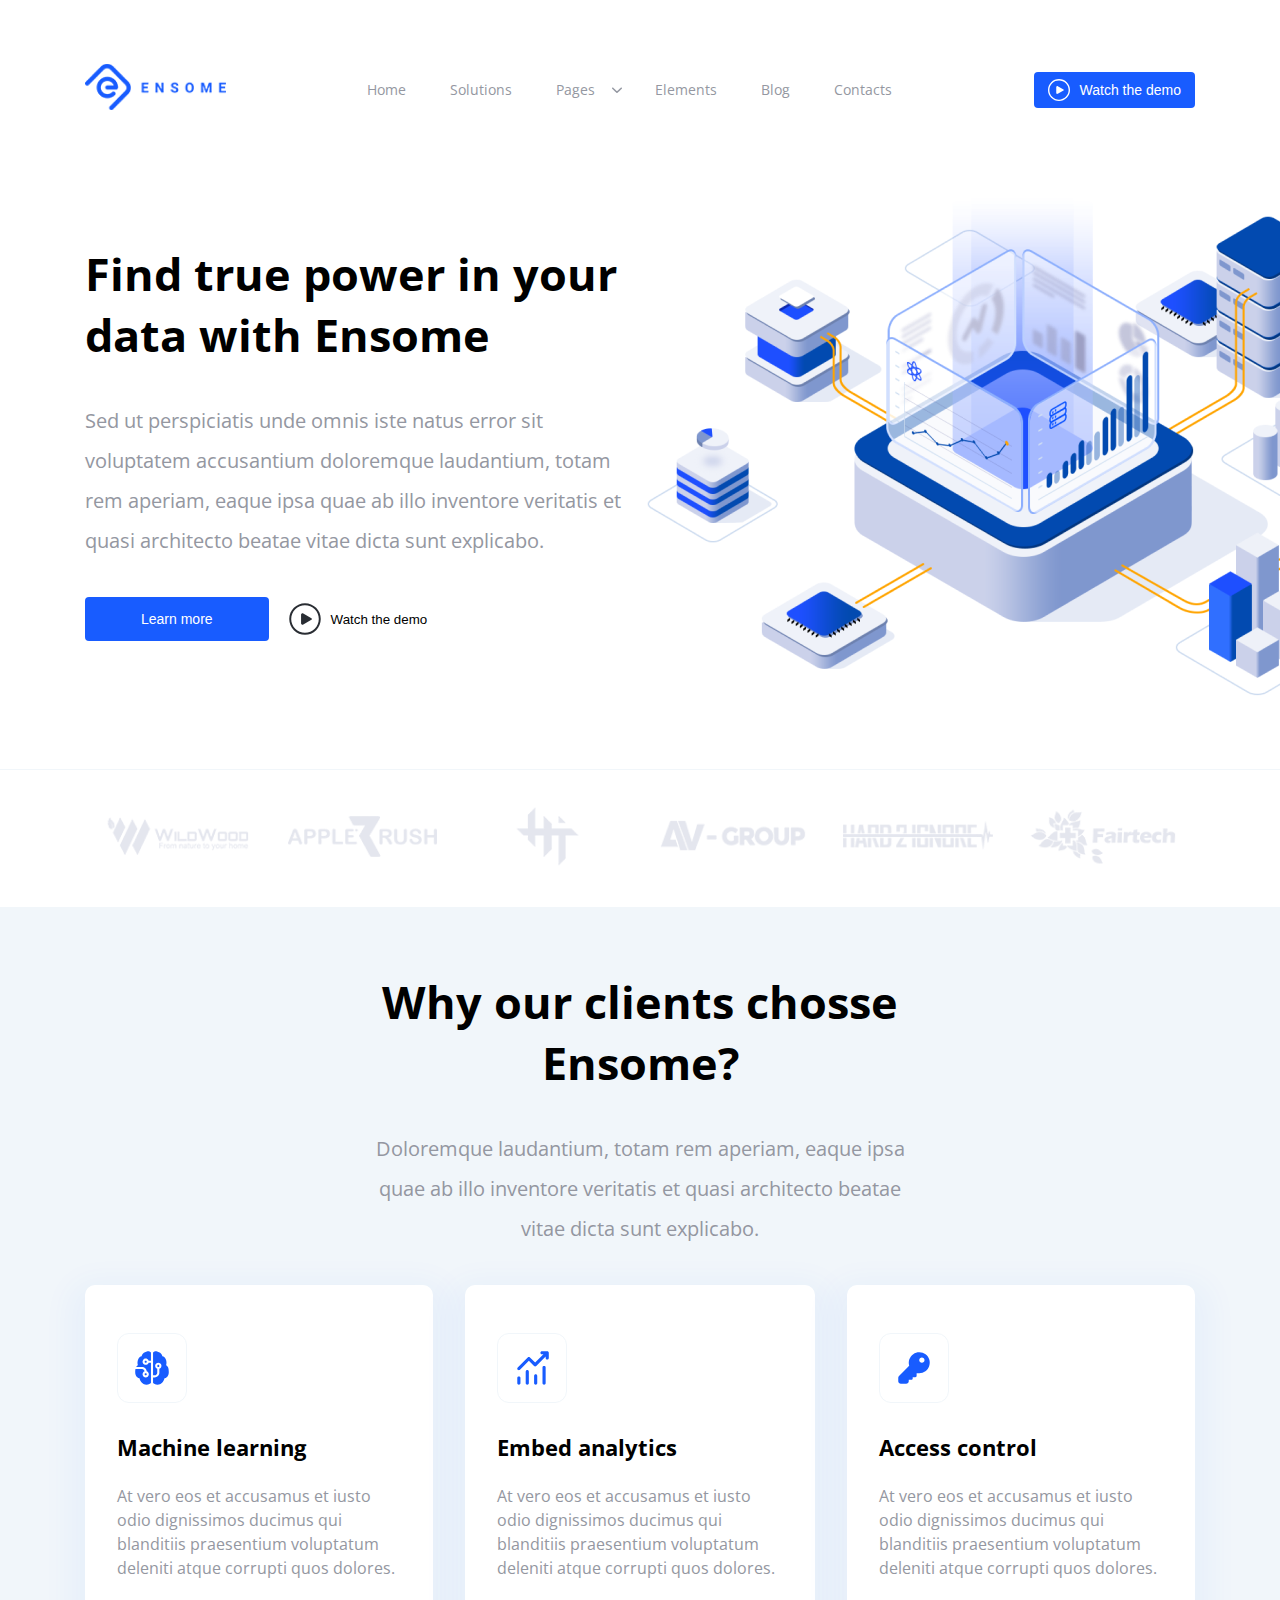
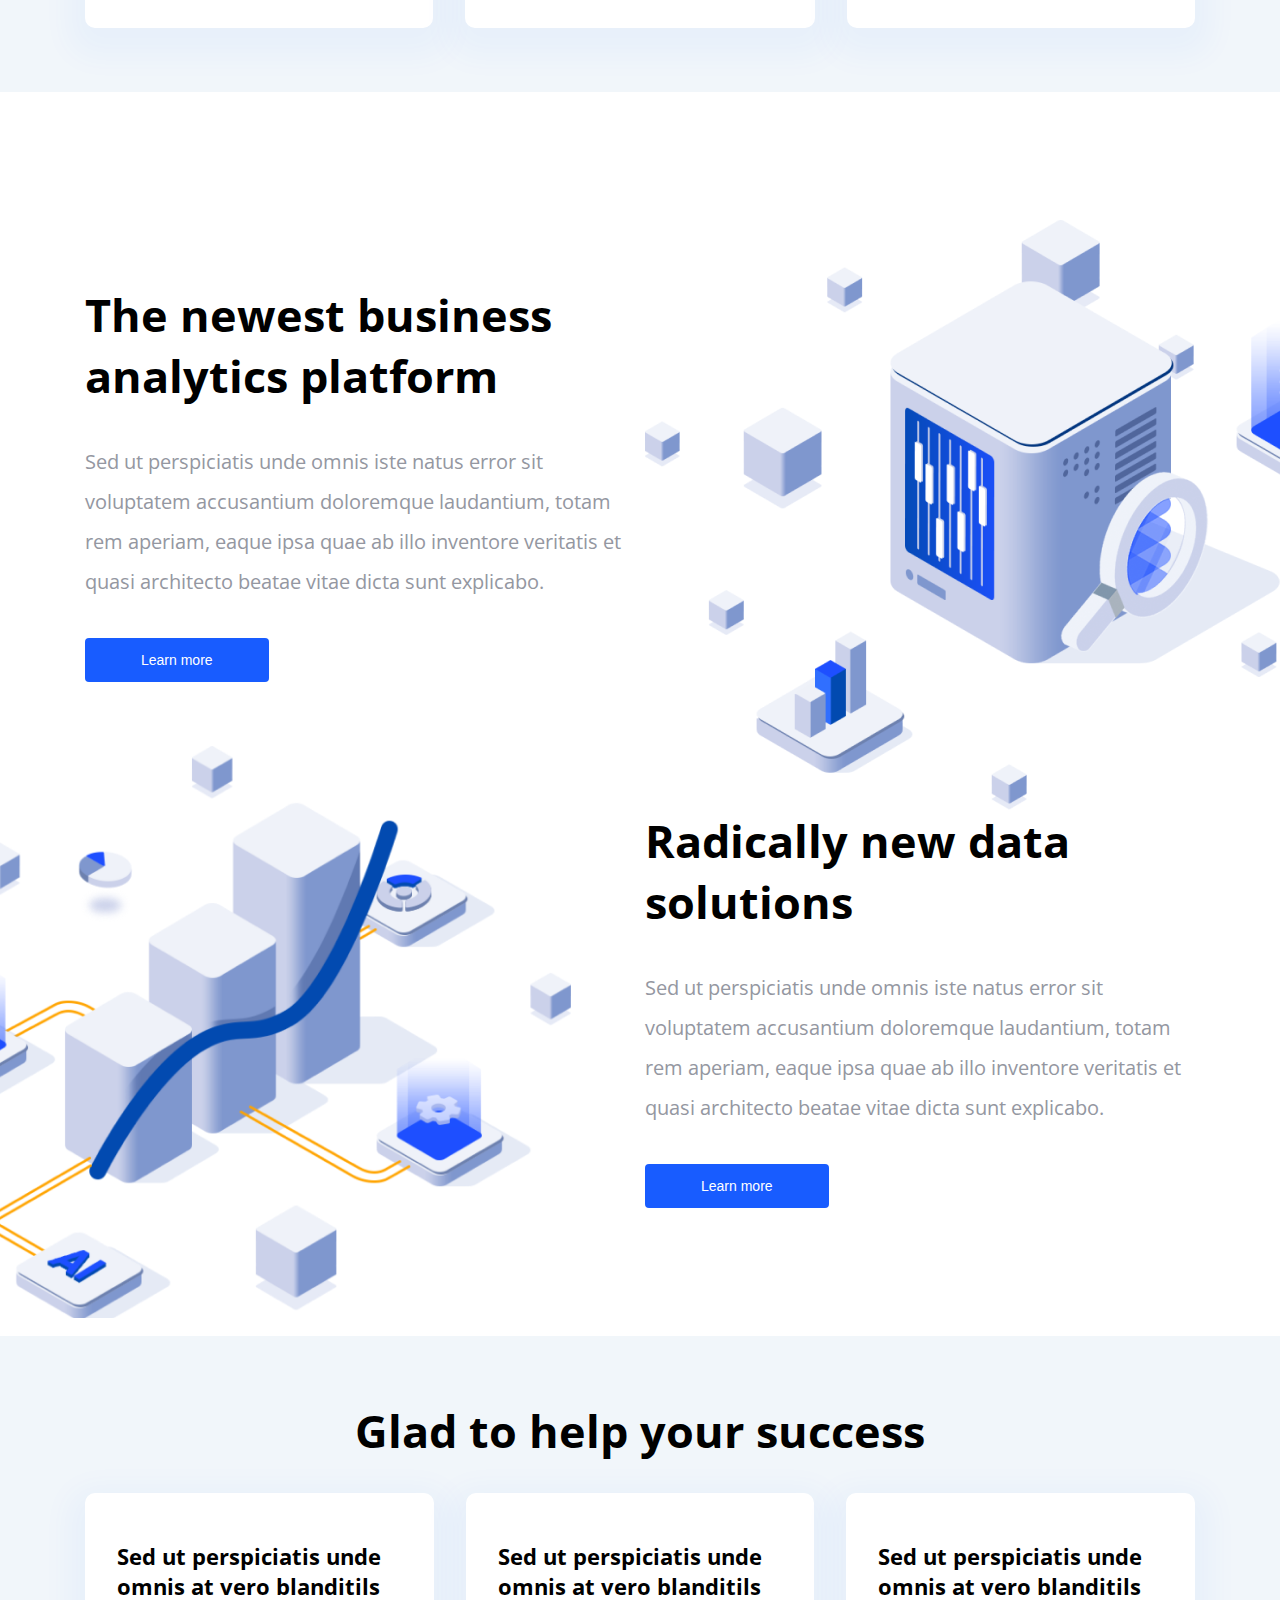
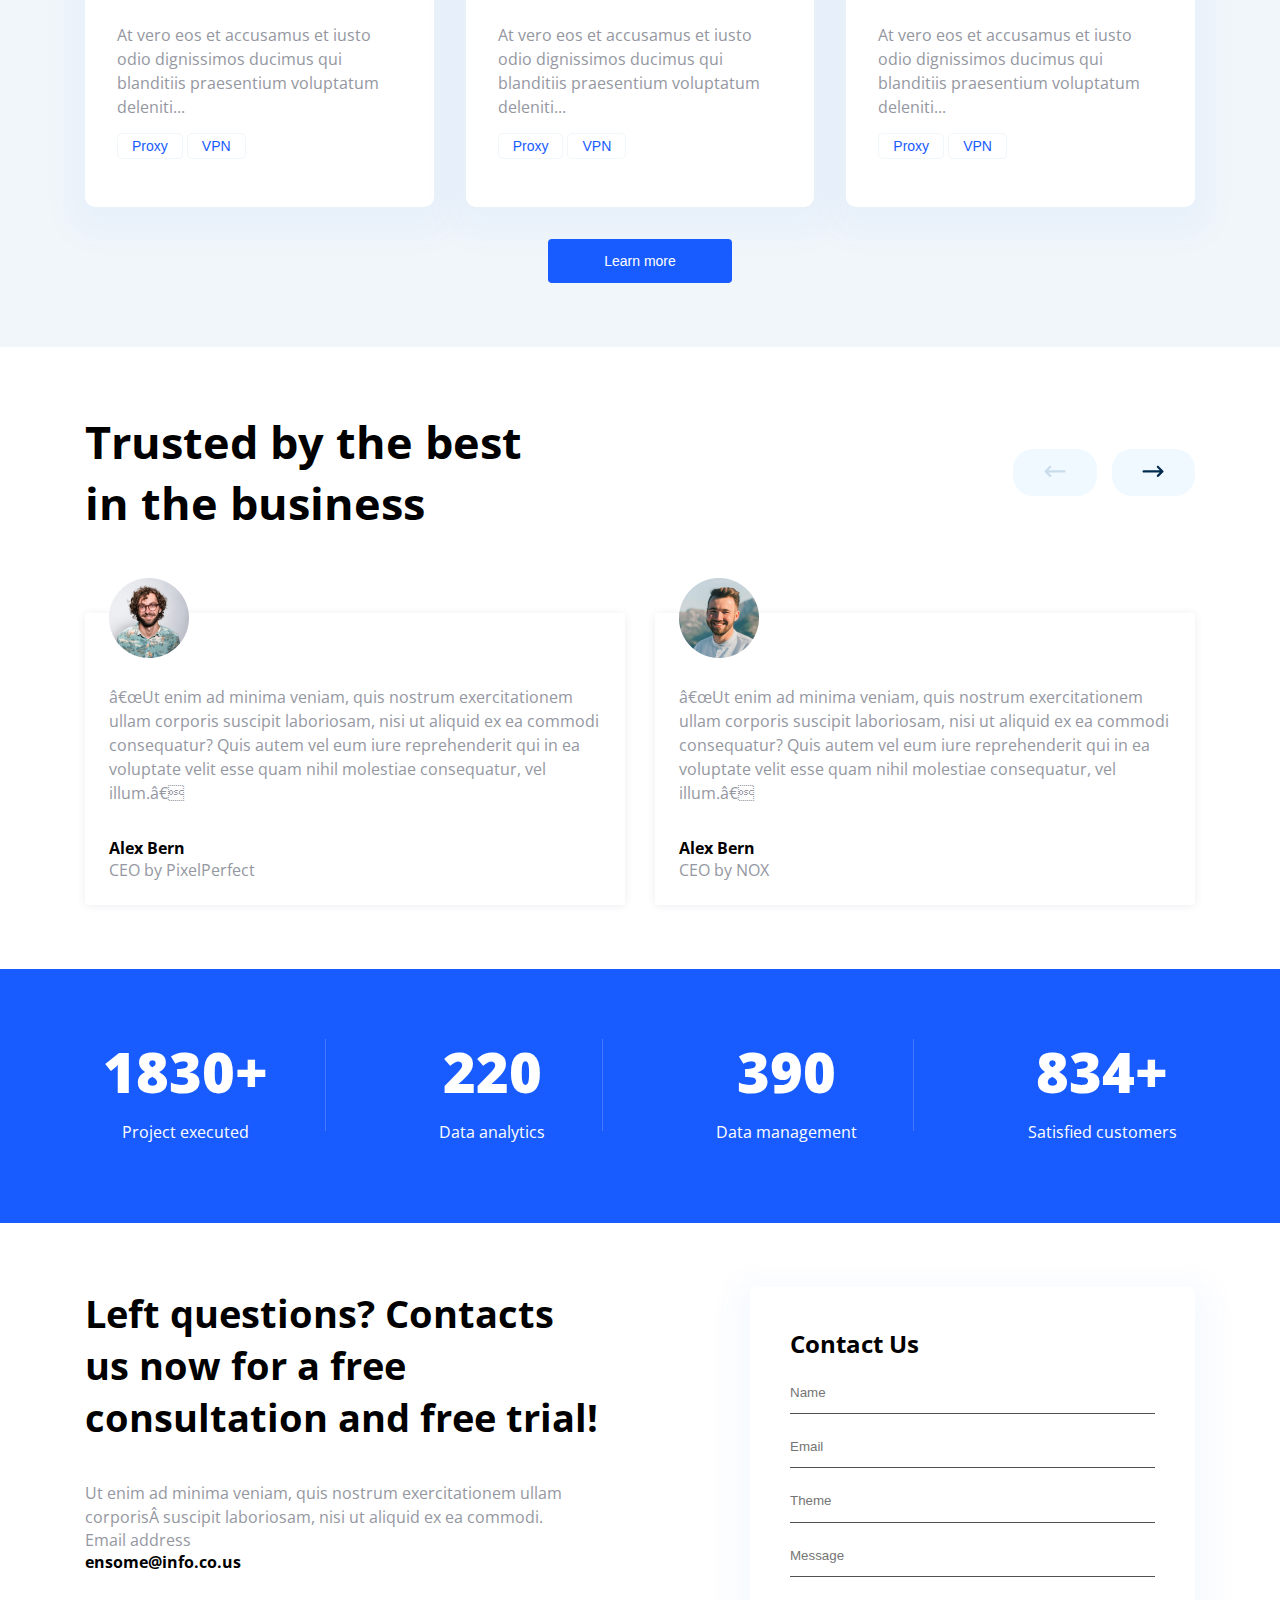
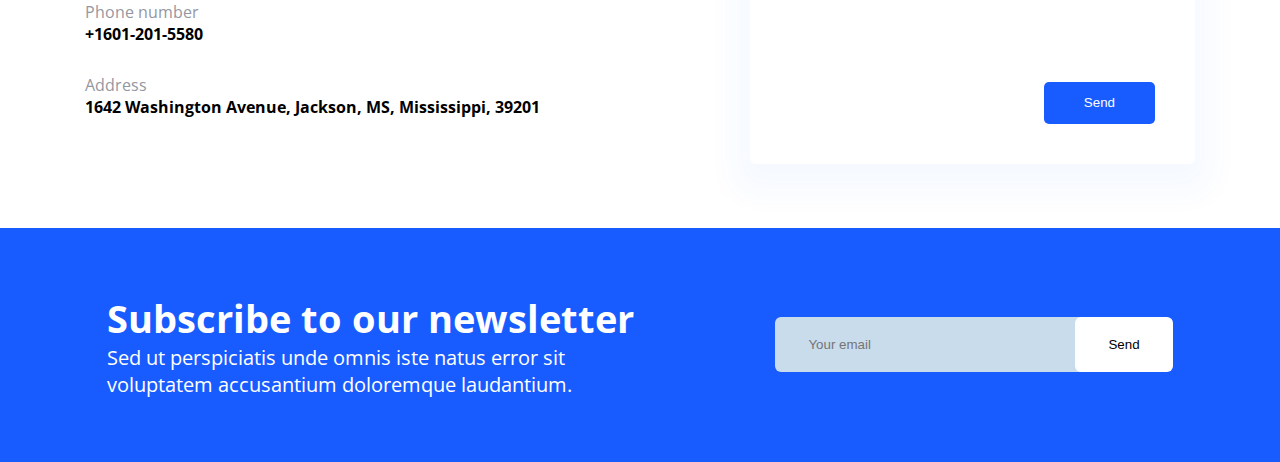
<file: index.html>
<!DOCTYPE html>
<html lang="en">
<head>
    <meta name="Content-Type" content="text/html; charset=utf-8" />
    <meta http-equiv="X-UA-Compatible" >
    <meta name="viewport" content="width=device-width, initial-scale=1.0">
    <link href="img/icons8.png" rel="shortcut icon" type="image/x-icon">
    <link href="css/style.css" rel="stylesheet" type="text/css" />
    <title>Document</title>
</head>

<body>
    <header>
        <section>

        <div class="container">
            
                <div class="header-top">
                     <div class="header-top-logo">
                         <div class="logo"> <img src="img/logo_blue.png" alt="logo company"></div>
                    </div>

                    <!---    momile menu                  --->
                   
                    <input id="toggle" type="checkbox"></input>
                    <label for="toggle" class="hamburger">
                        <div class="top-bun"></div>
                        <div class="meat"></div>
                        <div class="bottom-bun"></div>
                    </label>
                

                    <div class="mobail-menu">
                        <div class="mobail-menu__wrapper">
                                <div class="mobaile-menu__top">
                                    <div class="logo"> <img src="img/Logo.png" alt="logo company"></div>
                                </div>
                                <div class="mobaile-menu__link">
                                
                                    <div class="mobaile-menu__link-tab">
                                        <ul class="mobaile-list">
                                            <li class="mobaile-list__item">
                                                <label class="tab-label" for="menu-item-box">Home</label>
                                                <input type="checkbox" id="menu-item-box">
                                                <div class="link-tab__content">
                                                    <div href="#">one</div>
                                                    <div href="#">one</div>
                                                    <div href="#">one</div>
                                                    <div href="#">one</div>
                                                </div>
                                            </li>
                                
                                            <li class="mobaile-list__item">
                                                <label class="tab-label">Solutions</label>
                                                <input type="checkbox">
                                                <div class="link-tab__content">
                                                    <a href="#"></a>
                                                </div>
                                            </li>
                                
                                            <li class="mobaile-list__item">
                                                <label class="tab-label">Pages</label>
                                                <input type="checkbox">
                                                <div class="link-tab__content">
                                                    <a href="#"></a>
                                                </div>
                                            </li>
                                
                                
                                            <li class="mobaile-list__item">
                                                <label class="tab-label">Elements</label>
                                                <input type="checkbox">
                                                <div class="link-tab__content">
                                                    <a href="#"></a>
                                                </div>
                                            </li>
                                            <li class="mobaile-list__item">
                                                <label class="tab-label">Blog</label>
                                                <input type="checkbox">
                                                    <div class="link-tab__content">
                                                        <a href="#"></a>
                                                    </div>
                                            </li>
                                            <li class="mobaile-list__item">
                                                <label class="tab-label">Contacts</label>
                                                <input type="checkbox">
                                                <div class="link-tab__content">
                                                    <a href="#"></a>
                                                </div>
                                            </li>
                                
                                
                                        </ul>
                                    </div>
                                </div>
                                <div class="mobaile-menu__social-links">
                                
                                    <div class="social-links__title">
                                        <p>Follow us</p>
                                    </div>
                                    <div class="social-links__icons">
                                        <div class=""><a href="#"><img src="img/icon_facebook.png" alt="icon_facebook"></a></div>
                                        <div class=""><a href="#"><img src="img/icon_twitter.png" alt="icon_twitter"></a></div>
                                        <div class=""><a href="#"><img src="img/icon_linkedin.png" alt="icon_linkedin"></a></div>
                                        <div class=""><a href="#"><img src="img/icon_youtube.png" alt="icon_youtube"></a></div>
                                        <div class=""><a href=""><img src="img/icon_dribbble.png" alt="icon_dribbble"></a></div>
                                        <div class=""><a href=""><img src="img/icon_behance.png" alt="icon_behance"></a></div>
                                    </div>
                                
                                </div>
                            </div>
                        
                    </div>



                    
             <!--     <div class="mobaile-menu">

                        <div class="mobaile-menu__container">

                               
                        </div>

                    </div>
                -->

                      <ul class="desktop-menu">
                          <li class="menu__item"><a class="link tcg" href="https://hd.kinopoisk.ru/">Home</a></li>
                          <li class="menu__item"><a class="link tcg" href="#">Solutions </a></li>
                          <li class="menu__item"><a class="link tcg" href="#">Pages</a><img class="arrow" src="img/icon_chevron_down.png" alt="str"></li>
                          <li class="menu__item"><a class="link tcg" href="#">Elements</a> </li>
                          <li class="menu__item"><a class="link tcg" href="#">Blog</a></li>
                          <li class="menu__item"><a class="link tcg" href="#">Contacts</a></li>
                        </ul>
                
                <div class="header-top-actions">
                    <button id="watchDemoBtn" type="button" class="primary-button bgc btn">
                    <svg width="22" height="22" viewBox="0 0 24 24" fill="none" xmlns="http://www.w3.org/2000/svg">
                        <g clip-path="url(#clip0_922_3678)">
                            <path
                                d="M10.6875 7.776C10.5164 7.67723 10.3224 7.62525 10.1248 7.62528C9.92728 7.62531 9.73323 7.67736 9.56219 7.77618C9.39114 7.87501 9.24914 8.01713 9.15045 8.18825C9.05176 8.35937 8.99987 8.55346 9 8.751V15.2505C8.99987 15.448 9.05176 15.6421 9.15045 15.8133C9.24914 15.9844 9.39114 16.1265 9.56219 16.2253C9.73323 16.3241 9.92728 16.3762 10.1248 16.3762C10.3224 16.3763 10.5164 16.3243 10.6875 16.2255L16.875 12.6495C16.989 12.5837 17.0837 12.489 17.1495 12.375C17.2153 12.261 17.25 12.1316 17.25 12C17.25 11.8684 17.2153 11.739 17.1495 11.625C17.0837 11.511 16.989 11.4163 16.875 11.3505L10.6875 7.776ZM0 12C0 8.8174 1.26428 5.76516 3.51472 3.51472C5.76516 1.26428 8.8174 0 12 0C15.1826 0 18.2348 1.26428 20.4853 3.51472C22.7357 5.76516 24 8.8174 24 12C24 15.1826 22.7357 18.2348 20.4853 20.4853C18.2348 22.7357 15.1826 24 12 24C8.8174 24 5.76516 22.7357 3.51472 20.4853C1.26428 18.2348 0 15.1826 0 12ZM12 1.5C10.6211 1.5 9.25574 1.77159 7.98182 2.29926C6.70791 2.82694 5.55039 3.60036 4.57538 4.57538C3.60036 5.55039 2.82694 6.70791 2.29926 7.98182C1.77159 9.25574 1.5 10.6211 1.5 12C1.5 13.3789 1.77159 14.7443 2.29926 16.0182C2.82694 17.2921 3.60036 18.4496 4.57538 19.4246C5.55039 20.3996 6.70791 21.1731 7.98182 21.7007C9.25574 22.2284 10.6211 22.5 12 22.5C14.7848 22.5 17.4555 21.3938 19.4246 19.4246C21.3938 17.4555 22.5 14.7848 22.5 12C22.5 9.21523 21.3938 6.54451 19.4246 4.57538C17.4555 2.60625 14.7848 1.5 12 1.5Z"
                                fill="white" />
                        </g>
                        <defs>
                            <clipPath id="clip0_922_3678">
                                <rect width="24" height="24" fill="white" />
                            </clipPath>
                        </defs>
                    </svg> 
                     <span class="text-btn">Watch the demo</span>
                    </button>
                </div>
            </div>

            <!--первый блок -->
                <div class="container-inner first-block">
                    <div class="title-container-inner">
                        <h1>Find true power in your data with Ensome</h1>
                        <p class="tcg  tcg-size">Sed ut perspiciatis unde omnis iste natus error sit voluptatem accusantium doloremque laudantium, totam rem aperiam,
                        eaque ipsa quae ab illo inventore veritatis et quasi architecto beatae vitae dicta sunt explicabo.</p>
                        <div class="buttons">
                        <button type="button" class="learn-more-btn secondary-button bgc">Learn more</button>
                        <button type="button" class="third-button btn ">
                            <svg width="32" height="32" viewBox="0 0 32 32" fill="none" xmlns="http://www.w3.org/2000/svg">
                                <g clip-path="url(#clip0_924_721)">
                                    <path
                                        d="M14.2769 10.4546C14.0523 10.3249 13.7975 10.2567 13.5382 10.2567C13.2788 10.2568 13.0241 10.3251 12.7995 10.4548C12.575 10.5846 12.3886 10.7711 12.259 10.9958C12.1294 11.2204 12.0613 11.4753 12.0615 11.7346V20.2673C12.0613 20.5266 12.1294 20.7814 12.259 21.0061C12.3886 21.2307 12.575 21.4173 12.7995 21.547C13.0241 21.6768 13.2788 21.7451 13.5382 21.7451C13.7975 21.7452 14.0523 21.6769 14.2769 21.5473L22.3999 16.8526C22.5496 16.7662 22.6739 16.6419 22.7603 16.4922C22.8467 16.3425 22.8922 16.1728 22.8922 15.9999C22.8922 15.8271 22.8467 15.6573 22.7603 15.5077C22.6739 15.358 22.5496 15.2337 22.3999 15.1473L14.2769 10.4546ZM0.246094 15.9999C0.246094 11.8218 1.90587 7.81471 4.86029 4.86029C7.81471 1.90587 11.8218 0.246094 15.9999 0.246094C20.1781 0.246094 24.1852 1.90587 27.1396 4.86029C30.094 7.81471 31.7538 11.8218 31.7538 15.9999C31.7538 20.1781 30.094 24.1852 27.1396 27.1396C24.1852 30.094 20.1781 31.7538 15.9999 31.7538C11.8218 31.7538 7.81471 30.094 4.86029 27.1396C1.90587 24.1852 0.246094 20.1781 0.246094 15.9999V15.9999ZM15.9999 2.21532C14.1897 2.21532 12.3972 2.57187 10.7248 3.26462C9.05237 3.95736 7.53276 4.97272 6.25274 6.25274C4.97272 7.53276 3.95736 9.05237 3.26462 10.7248C2.57187 12.3972 2.21532 14.1897 2.21532 15.9999C2.21532 17.8102 2.57187 19.6027 3.26462 21.2751C3.95736 22.9475 4.97272 24.4671 6.25274 25.7471C7.53276 27.0272 9.05237 28.0425 10.7248 28.7353C12.3972 29.428 14.1897 29.7846 15.9999 29.7846C19.6558 29.7846 23.162 28.3323 25.7471 25.7471C28.3323 23.162 29.7846 19.6558 29.7846 15.9999C29.7846 12.344 28.3323 8.83786 25.7471 6.25274C23.162 3.66763 19.6558 2.21532 15.9999 2.21532Z"
                                        fill="#292D33" />
                                </g>
                                <defs>
                                    <clipPath id="clip0_924_721">
                                        <rect width="32" height="32" fill="white" />
                                    </clipPath>
                                </defs>
                            </svg>
                            <span>Watch the demo</span></button>
                        </div>
                    </div>
                    <div class="image-container">
                        <img src="img/image1.png" class="image-inner" alt="image">
                    </div>
                 </div>
                </div>
              </section>  

        <!--блок с клиентами -->
        <div class="line"></div>
        <div class="clients-logos">
            <div class="image-clients-logos">
                <div class=""><img src="img/logo_1.png" alt="wild"></div>
                <div class=""><img src="img/logo_2.png" alt=""></div>
                <div class=""><img src="img/logo_3.png" alt=""></div>
                <div class=""><img src="img/logo_4.png" alt=""></div>
                <div class=""><img src="img/logo_5.png" alt=""></div>
                <div class=""><img src="img/logo_6.png" alt=""></div>
            </div>
        </div>
        
    </header>
<!--блок 2 -->

<section class="bgc-g">

    <div class="container ">

        <div class="advantages-section">
           
           <div class="title-advantages">

            <h1>Why our clients chosse Ensome?</h1>
            <p class="tcg tcg-size">Doloremque laudantium, totam rem aperiam, 
                eaque ipsa quae ab illo inventore veritatis et quasi architecto beatae vitae dicta sunt explicabo.</p>
        </div>
    </div>

        <div class="card ">

            <div class="advantages-card ">
                <div>
                    <span >
                          <svg  class="advantages-icons" width="70" height="70" viewBox="0 0 70 70" fill="none" xmlns="http://www.w3.org/2000/svg">
                              <path
                            d="M26.8722 19.8653C28.3044 18.7807 30.0527 18.1957 31.8492 18.2C32.3532 18.2 32.7543 18.4625 32.9874 18.6431C33.2478 18.8489 33.4914 19.1114 33.7098 19.3739C33.8647 19.562 33.9493 19.798 33.9492 20.0417V27.65H31.6707C31.423 26.9494 30.9356 26.3589 30.2947 25.983C29.6538 25.607 28.9006 25.4697 28.1682 25.5953C27.4358 25.721 26.7715 26.1015 26.2925 26.6696C25.8136 27.2378 25.5509 27.9569 25.5509 28.7C25.5509 29.443 25.8136 30.1622 26.2925 30.7303C26.7715 31.2984 27.4358 31.679 28.1682 31.8046C28.9006 31.9303 29.6538 31.793 30.2947 31.417C30.9356 31.041 31.423 30.4506 31.6707 29.75H33.9492V49.5215C33.9493 49.6769 33.9149 49.8305 33.8484 49.971C33.782 50.1116 33.6851 50.2356 33.5649 50.3342C32.5947 51.128 31.2969 51.8 29.7492 51.8C27.2586 51.8 25.4043 50.5442 24.2052 49.0427C23.3437 47.9729 22.7536 46.7106 22.4853 45.3635C21.6694 45.1459 20.9129 44.7476 20.2719 44.198C19.1127 43.2047 18.1992 41.594 18.1992 39.2C18.1992 38.0303 18.2769 36.974 18.4512 36.05H25.0242C26.3598 36.05 27.4602 37.0475 27.6282 38.3369C26.9299 38.5896 26.3433 39.081 25.972 39.7242C25.6007 40.3674 25.4687 41.1212 25.5992 41.8523C25.7296 42.5834 26.1143 43.2449 26.6851 43.72C27.2559 44.1951 27.9763 44.4533 28.719 44.4488C29.4617 44.4444 30.1789 44.1777 30.744 43.6958C31.3091 43.2139 31.6858 42.5478 31.8076 41.8152C31.9293 41.0826 31.7882 40.3305 31.4093 39.6917C31.0304 39.053 30.438 38.5686 29.7366 38.3243C29.6481 37.1351 29.1132 36.0233 28.2392 35.212C27.3652 34.4007 26.2167 33.9499 25.0242 33.95H19.1253C19.4466 33.3242 19.8771 32.795 20.4378 32.4191C20.5796 32.3252 20.7285 32.2423 20.883 32.1713C20.2866 30.4241 20.442 28.3787 21.0174 26.7722C21.3849 25.739 21.9687 24.7625 22.7709 24.1115C23.3001 23.681 23.9301 23.3975 24.6189 23.3429C24.9213 21.9086 25.7718 20.7221 26.8743 19.8653H26.8722ZM36.0492 44.45H37.6242C38.8774 44.45 40.0792 43.9522 40.9653 43.0661C41.8514 42.1799 42.3492 40.9781 42.3492 39.725V35.8715C43.0498 35.6238 43.6402 35.1364 44.0162 34.4955C44.3922 33.8545 44.5295 33.1013 44.4039 32.369C44.2782 31.6366 43.8977 30.9722 43.3296 30.4933C42.7614 30.0143 42.0423 29.7516 41.2992 29.7516C40.5561 29.7516 39.837 30.0143 39.2689 30.4933C38.7008 30.9722 38.3202 31.6366 38.1946 32.369C38.0689 33.1013 38.2062 33.8545 38.5822 34.4955C38.9582 35.1364 39.5486 35.6238 40.2492 35.8715V39.725C40.2492 41.174 39.0732 42.35 37.6242 42.35H36.0492V20.0417C36.0491 19.798 36.1338 19.562 36.2886 19.3739C36.5049 19.1114 36.7506 18.8489 37.011 18.6431C37.242 18.4625 37.6431 18.2 38.1492 18.2C39.9457 18.1957 41.6941 18.7807 43.1262 19.8653C44.2287 20.7221 45.0792 21.9086 45.3795 23.3429C46.0683 23.3954 46.6983 23.681 47.2275 24.1115C48.0297 24.7625 48.6135 25.739 48.981 26.7722C49.5564 28.3787 49.7118 30.4262 49.1154 32.1692C49.2666 32.2406 49.4157 32.3246 49.5606 32.4212C50.1381 32.8055 50.577 33.3557 50.9004 34.0046C51.5367 35.2751 51.7992 37.0475 51.7992 39.2C51.7992 41.5961 50.8857 43.2047 49.7265 44.198C49.0855 44.7476 48.329 45.1459 47.5131 45.3635C47.3031 46.5353 46.7151 47.8919 45.7932 49.0427C44.5962 50.5442 42.7398 51.8 40.2492 51.8C38.7036 51.8 37.4037 51.128 36.4356 50.3342C36.315 50.2358 36.2178 50.1119 36.1509 49.9713C36.0841 49.8308 36.0494 49.6771 36.0492 49.5215V44.45ZM28.6992 27.65C28.4207 27.65 28.1537 27.7606 27.9568 27.9575C27.7598 28.1544 27.6492 28.4215 27.6492 28.7C27.6492 28.9785 27.7598 29.2455 27.9568 29.4424C28.1537 29.6394 28.4207 29.75 28.6992 29.75C28.9777 29.75 29.2448 29.6394 29.4417 29.4424C29.6386 29.2455 29.7492 28.9785 29.7492 28.7C29.7492 28.4215 29.6386 28.1544 29.4417 27.9575C29.2448 27.7606 28.9777 27.65 28.6992 27.65ZM28.6992 40.25C28.4207 40.25 28.1537 40.3606 27.9568 40.5575C27.7598 40.7544 27.6492 41.0215 27.6492 41.3C27.6492 41.5785 27.7598 41.8455 27.9568 42.0424C28.1537 42.2394 28.4207 42.35 28.6992 42.35C28.9777 42.35 29.2448 42.2394 29.4417 42.0424C29.6386 41.8455 29.7492 41.5785 29.7492 41.3C29.7492 41.0215 29.6386 40.7544 29.4417 40.5575C29.2448 40.3606 28.9777 40.25 28.6992 40.25ZM41.2992 33.95C41.5777 33.95 41.8448 33.8394 42.0417 33.6424C42.2386 33.4455 42.3492 33.1785 42.3492 32.9C42.3492 32.6215 42.2386 32.3544 42.0417 32.1575C41.8448 31.9606 41.5777 31.85 41.2992 31.85C41.0207 31.85 40.7537 31.9606 40.5568 32.1575C40.3598 32.3544 40.2492 32.6215 40.2492 32.9C40.2492 33.1785 40.3598 33.4455 40.5568 33.6424C40.7537 33.8394 41.0207 33.95 41.2992 33.95Z"
                            fill="#185CFF" />
                             <rect x="0.5" y="0.5" width="69" height="69" rx="11.5" stroke="#F1F6FA" />
                           </svg>
                        <h3>Machine learning</h3>
                        <p class="tcg tlh"">At vero eos et accusamus et iusto odio dignissimos ducimus qui blanditiis praesentium
                            voluptatum deleniti atque corrupti
                            quos dolores.</p>
                    </span>
                </div>
            </div>

    <div class="advantages-card ">
        <div>
            <span >
                 <svg  class="advantages-icons" width="70" height="70" viewBox="0 0 70 70" fill="none" xmlns="http://www.w3.org/2000/svg">
                      <path
                    d="M43.3991 19.775C43.3991 19.3572 43.565 18.9566 43.8604 18.6613C44.1557 18.3659 44.5563 18.2 44.9741 18.2H50.2241C50.6418 18.2 51.0424 18.3659 51.3377 18.6613C51.6331 18.9566 51.7991 19.3572 51.7991 19.775V25.025C51.7991 25.4427 51.6331 25.8433 51.3377 26.1386C51.0424 26.434 50.6418 26.6 50.2241 26.6C49.8063 26.6 49.4057 26.434 49.1104 26.1386C48.815 25.8433 48.6491 25.4427 48.6491 25.025V23.576L39.2621 32.9629C38.9667 33.2579 38.5664 33.4236 38.1491 33.4236C37.7317 33.4236 37.3314 33.2579 37.0361 32.9629L31.8491 27.776L22.9871 36.6379C22.8429 36.7927 22.669 36.9168 22.4758 37.0029C22.2826 37.089 22.074 37.1353 21.8626 37.139C21.6511 37.1427 21.441 37.1038 21.2449 37.0246C21.0488 36.9454 20.8706 36.8275 20.7211 36.6779C20.5715 36.5284 20.4536 36.3502 20.3744 36.1541C20.2952 35.958 20.2563 35.7479 20.26 35.5365C20.2637 35.325 20.31 35.1164 20.3961 34.9232C20.4822 34.73 20.6063 34.5561 20.7611 34.412L30.7361 24.437C31.0314 24.142 31.4317 23.9763 31.8491 23.9763C32.2664 23.9763 32.6667 24.142 32.9621 24.437L38.1491 29.624L46.423 21.35H44.9741C44.5563 21.35 44.1557 21.184 43.8604 20.8886C43.565 20.5933 43.3991 20.1927 43.3991 19.775ZM21.8741 43.4C22.2918 43.4 22.6924 43.5659 22.9877 43.8613C23.2831 44.1566 23.4491 44.5572 23.4491 44.975V50.2249C23.4491 50.6427 23.2831 51.0433 22.9877 51.3386C22.6924 51.634 22.2918 51.7999 21.8741 51.7999C21.4563 51.7999 21.0557 51.634 20.7604 51.3386C20.465 51.0433 20.2991 50.6427 20.2991 50.2249V44.975C20.2991 44.5572 20.465 44.1566 20.7604 43.8613C21.0557 43.5659 21.4563 43.4 21.8741 43.4ZM31.8491 38.6749C31.8491 38.2572 31.6831 37.8566 31.3877 37.5613C31.0924 37.2659 30.6918 37.1 30.2741 37.1C29.8563 37.1 29.4557 37.2659 29.1604 37.5613C28.865 37.8566 28.6991 38.2572 28.6991 38.6749V50.2249C28.6991 50.6427 28.865 51.0433 29.1604 51.3386C29.4557 51.634 29.8563 51.7999 30.2741 51.7999C30.6918 51.7999 31.0924 51.634 31.3877 51.3386C31.6831 51.0433 31.8491 50.6427 31.8491 50.2249V38.6749ZM38.6741 41.2999C39.0918 41.2999 39.4924 41.4659 39.7877 41.7613C40.0831 42.0566 40.2491 42.4572 40.2491 42.875V50.2249C40.2491 50.6427 40.0831 51.0433 39.7877 51.3386C39.4924 51.634 39.0918 51.7999 38.6741 51.7999C38.2563 51.7999 37.8557 51.634 37.5604 51.3386C37.265 51.0433 37.0991 50.6427 37.0991 50.2249V42.875C37.0991 42.4572 37.265 42.0566 37.5604 41.7613C37.8557 41.4659 38.2563 41.2999 38.6741 41.2999ZM48.6491 34.475C48.6491 34.0572 48.4831 33.6566 48.1877 33.3613C47.8924 33.0659 47.4918 32.9 47.0741 32.9C46.6563 32.9 46.2557 33.0659 45.9604 33.3613C45.665 33.6566 45.4991 34.0572 45.4991 34.475V50.2249C45.4991 50.6427 45.665 51.0433 45.9604 51.3386C46.2557 51.634 46.6563 51.7999 47.0741 51.7999C47.4918 51.7999 47.8924 51.634 48.1877 51.3386C48.4831 51.0433 48.6491 50.6427 48.6491 50.2249V34.475Z"
                    fill="#185CFF" />
                      <rect x="0.5" y="0.5" width="69" height="69" rx="11.5" stroke="#F1F6FA" />
                    </svg>
                <h3>Embed analytics</h3>
                <p class="tcg tlh"">At vero eos et accusamus et iusto odio dignissimos ducimus qui blanditiis praesentium
                    voluptatum deleniti atque corrupti
                    quos dolores.</p>
            </span>
        </div>
    </div>

    <div class="advantages-card ">
        <div>
            <span class="">
                 <svg   class="advantages-icons" width="70" height="70" viewBox="0 0 70 70" fill="none" xmlns="http://www.w3.org/2000/svg">
                    <path
                    d="M33.6875 44.1875V45.5C33.6875 45.8481 33.5492 46.1819 33.3031 46.4281C33.0569 46.6742 32.7231 46.8125 32.375 46.8125H29.75V48.125C29.75 48.8212 29.4734 49.4889 28.9812 49.9812C28.4889 50.4734 27.8212 50.75 27.125 50.75H21.875C21.1788 50.75 20.5111 50.4734 20.0188 49.9812C19.5266 49.4889 19.25 48.8212 19.25 48.125V44.7309C19.2501 44.0347 19.5268 43.3672 20.0191 42.875L30.1779 32.7163C29.555 30.6011 29.6137 28.3436 30.3458 26.2637C31.0779 24.1839 32.4462 22.3873 34.2567 21.1287C36.0671 19.87 38.2278 19.2133 40.4324 19.2516C42.637 19.2899 44.7736 20.0212 46.5393 21.3419C48.305 22.6625 49.6101 24.5055 50.2695 26.6096C50.929 28.7136 50.9094 30.9718 50.2135 33.064C49.5175 35.1563 48.1806 36.9763 46.3923 38.2661C44.6039 39.5559 42.4549 40.25 40.25 40.25H37.6224V42.875C37.6224 43.2231 37.4841 43.5569 37.238 43.8031C36.9918 44.0492 36.658 44.1875 36.3099 44.1875H33.6849H33.6875ZM42.875 29.75C43.5712 29.75 44.2389 29.4734 44.7312 28.9812C45.2234 28.4889 45.5 27.8212 45.5 27.125C45.5 26.4288 45.2234 25.7611 44.7312 25.2688C44.2389 24.7766 43.5712 24.5 42.875 24.5C42.1788 24.5 41.5111 24.7766 41.0188 25.2688C40.5266 25.7611 40.25 26.4288 40.25 27.125C40.25 27.8212 40.5266 28.4889 41.0188 28.9812C41.5111 29.4734 42.1788 29.75 42.875 29.75Z"
                    fill="#185CFF" />
                       <rect x="0.5" y="0.5" width="69" height="69" rx="11.5" stroke="#F1F6FA" />
                     </svg>
                <h3>Access control</h3>
                <p class="tcg  tlh">At vero eos et accusamus et iusto odio dignissimos ducimus qui blanditiis praesentium
                    voluptatum deleniti atque corrupti
                    quos dolores.</p>
            </span>
        </div>
    </div>

       </div>
    </div>
</section>
<!--     блок     3 -->

<section>  
    <div class="container">
        <div class="container-inner">
            <div class="title-container-inner">
            <h1>The newest business analytics platform</h1>
            <p class="tcg  tcg-size">Sed ut perspiciatis unde omnis iste natus error sit voluptatem accusantium doloremque
                laudantium, totam rem aperiam,
                eaque ipsa quae ab illo inventore veritatis et quasi architecto beatae vitae dicta sunt explicabo.</p>
            <div class="buttons">
                <button type="button" class="secondary-button bgc">Learn more</button>
             </div>
             </div> 
        <div class="image-container ">
            <img src="img/002_illustration.png" class="image-inner image-inner__mod" alt="image">
        </div>
        </div>

<div class="container-inner  pbt">
        <div class="image-container ">
            <img src="img/003_llustration.png" class="image-inn" alt="image">
        </div>
              <div class="title-container-inner">
                 <h1>Radically new data solutions</h1>
                 <p class="tcg  tcg-size">Sed ut perspiciatis unde omnis iste natus error sit voluptatem accusantium doloremque
                    laudantium, totam rem aperiam,
                     eaque ipsa quae ab illo inventore veritatis et quasi architecto beatae vitae dicta sunt explicabo.</p>
               <div class="buttons">
              <button type="button" class="secondary-button bgc">Learn more</button>
            </div>
           </div>
  
</div>


     </div>

</section>
<!--блок 4            -->
<section class="bgc-g">

    <div class="container ">

        <div class="blog-section">

            <div class="title-blog-section">
                <h1>Glad to help your success</h1>
            </div>
        </div>

        <div class="card  card__blog ">

            <div class="advantages-card ">
                <div>
                    <span class="advantages-card-inn">
                       
                        <h3>Sed ut perspiciatis unde omnis at vero blanditils</h3>
                        <p class="tcg tlh"">At vero eos et accusamus et iusto odio dignissimos ducimus qui blanditiis
                             praesentium voluptatum deleniti...</p>
                            <button class="btn-link" tupe="submit">Proxy</button>
                            <button class="btn-link" tupe="submit">VPN</button>
                    </span>
                </div>
            </div>

    <div class=" advantages-card "> 
        <div>
            <span class="advantages-card-inn" >
                
                        <h3>Sed ut perspiciatis unde omnis at vero blanditils</h3>
                        <p class="tcg tlh"">At vero eos et accusamus et iusto odio dignissimos ducimus qui blanditiis 
                            praesentium voluptatum deleniti...</p>
                            <button class="btn-link" tupe="button">Proxy</button>
                            <button class="btn-link" tupe="button">VPN</button>
            </span>
        </div>
    </div>

    <div class=" advantages-card ">
        <div>
            <span class="advantages-card-inn">
                
                        <h3>Sed ut perspiciatis unde omnis at vero blanditils</h3>
                        <p class="tcg  tlh">At vero eos et accusamus et iusto odio dignissimos ducimus qui blanditiis 
                            praesentium voluptatum deleniti...</p>
                         <button class="btn-link" tupe="submit">Proxy</button> 
                        <button class="btn-link" tupe="submit">VPN</button>
                    </span>
                </div>
            </div>
           
        </div>
        <div class="blog-section-button">
        <button type="button" class="secondary-button bgc">Learn more</button>
        </div>
    </div>
</section>
<!--         block 5           -->

<section>
    <div class="container">

        <div class="reviews-section">
            <div class="title-reviews-section">
                <h1>Trusted by the best in the business</h1>
            </div>
            <div class="controls-direction">
                <button class="controls-direction__button-arrow" type="button">
                    <img src="img/icon_arrow__left.png" alt="arrow-left">
                </button>
                <button class="controls-direction__button-arrow" type="button">
                    <img src="img/icon_arrow_right.png" alt="arrow-right">

                </button>
            </div>

        </div>

        <div class="reviews-cards">
                     <div class="reviews-cards__item">
                     <img  class="reviews-cards__image" src="img/001_img_person_1.png" alt="person1">
                    <div class="reviews-cards__description">
                      <p class="tcg tlh">“Ut enim ad minima veniam, quis nostrum exercitationem ullam corporis suscipit laboriosam, nisi ut aliquid ex ea commodi
                        consequatur? Quis autem vel eum iure reprehenderit qui in ea voluptate velit esse quam nihil molestiae consequatur, vel
                         illum.”</p>
                        </div>
                          <p> <span class="reviews-cards__name">Alex Bern</span></p>
                          <p class="tcg">CEO by PixelPerfect</p>
                     
                     </div>

                         <div class="reviews-cards__item">
                          <img class="reviews-cards__image" src="img/002_img_person_2.png" alt="person2">
                         <div class="reviews-cards__description">
                            <p class="tcg tlh">“Ut enim ad minima veniam, quis nostrum exercitationem ullam corporis suscipit laboriosam, nisi ut
                             aliquid ex ea commodi
                                consequatur? Quis autem vel eum iure reprehenderit qui in ea voluptate velit esse quam nihil molestiae consequatur,
                                vel illum.”</p>
                        </div>
                            <p><span class="reviews-cards__name ">Alex Bern</span></p>
                             <p class="tcg ">CEO by NOX</p>
                            
                        </div>
         </div>
    </div>
</section>

<!--          block 6         -->

<section class="bgc">
    <div class="container">
             <div class="project-executed">

                   <div class="company-overview ">
                      <div class="company-overview__nubmber"><p>1830+</p></div>
                        <div class="company-overview__discription">
                            <p class="tcw">Project executed</p>
                        </div>

                     </div>
                         <div class="block-separator "> <img src="img/separator_1.png" alt="line1"></div>
                            
                         <div class="block-separator__mod"></div>
                        
                     
                         <div class="company-overview">
                         <div class="company-overview__nubmber"><p>220</p></div>
                            <div class="company-overview__discription">
                                <p class="tcw">Data analytics</p>
                            </div>
                    </div>
                         <div class="block-separator"><img src="img/separator_2.png" alt="line2"></div>
                            <div class="block-separator__mod"></div>

                      <div class="company-overview">
                          <div class="company-overview__nubmber"><p>390</p></div>
                            <div class="company-overview__discription">
                            <p class="tcw">Data management</p>
                            </div>

                     </div>
            
                             <div class="block-separator"><img src="img/separator_3.png" alt="line3"></div>
                                <div class="block-separator__mod"></div>
                     <div class="company-overview">
                         <div class="company-overview__nubmber"><p>834+</p></div>
                            <div class="company-overview__discription">
                                <p class="tcw">Satisfied customers</p>
                            </div>

                     </div>

        </div>
    </div>
</section>

<!--   ---    block 7        --->

<section>
    <div class="container">
        <div class="contact-section">
            <div class="contact-section__title">

                <h2 class="txz-h2">Left questions? Contacts us now for a free consultation and free trial!</h2>
                <p class="tcg tlh  dsp-t">Ut enim ad minima veniam, quis nostrum exercitationem ullam corporis suscipit laboriosam, nisi ut aliquid ex ea commodi.</p>
                    <div class="contact-section__email">
                         <p class="tcg">Email address</p>
                        <p class="text-contact">ensome@info.co.us</p>
                     </div>
                    <div class="contact-section__phone">
                            <p class="tcg">Phone number</p>
                            <p class="text-contact">+1601-201-5580</p>
                     </div>
                    <div class="contact-section__address">
                            <p class="tcg">Address</p>
                            <p class="text-contact">1642 Washington Avenue, Jackson, MS, Mississippi, 39201</p>
                    </div>
            </div>  
                <button type="submit" class="contact-section__mobile-button">Contact Us</button>
            

                <div class="contact-section__form">
                 
           
                    <form action=""  method="post" class="form">
                         <h2>Contact Us</h2>
                             <input type="text"  class="form-contact__input"  name="name" placeholder="Name">
                             <input type="text" class="form-contact__input" name="Email" placeholder="Email">
                            <input type="text" class="form-contact__input" name="theme" placeholder="Theme">
                         <input type="text" class="form-contact__input" name="Message" placeholder="Message">
                            <div class="form-button"><button class="form-button__submit bgc" type="submit">Send</button></div>
                    </form> 
                </div>

                
     </div>



 </div>
</section>

<!--        Block 8            -->

<section class="bgc">
    <div class="container">
            <div class="subscribe-block">
                 <div class="subscribe-block__title">
                    <h2 class="txz-h2__mod">Subscribe to our newsletter</h2>
                    <p class="tex-color">Sed ut perspiciatis unde omnis iste natus error sit voluptatem accusantium doloremque laudantium.</p>

                </div>

               <!-- <div class="form-subscribe"> -->
                        <form class="form-subscribe-inner">

                            <input class="subscribe-input" placeholder="Your email" type="email" name="email" >
                            <button  class="subscribe-button"  type="submit">Send</button>
                        </form>

                </div>

            </div>
        </div>

    </section>

</body>
<script src="script.js"></script>
</html>
</file>
<file: css/style.css>
@import url('https://fonts.googleapis.com/css2?family=Alfa+Slab+One&family=Open+Sans:wght@400;600;700;800&display=swap');
*{
box-sizing: border-box;
padding: 0;
margin: 0;

}
body{
font-family: 'Open Sans';
background-color: #FFFFFF;

}
h1 {
    
    font-size: 45px;
}
h3{
    font-size: 22px;
    margin-bottom: 1em;
}
img{
    max-width: 100%;
}
a{
    text-decoration: none;
    padding: 1em;   
}
section{
    overflow: hidden;
    padding: 4em 2em;
}


.link:hover {
    color: rgb(3, 3, 3);

}
.container {
    max-width: 1110px;
    margin: 0 auto;
}
.header-top{
display: flex;
justify-content: space-between;
align-items: center;
}
.desktop-menu{
    display: flex;
    align-items: center;
    gap: 1em;
}
.menu__item{
display: flex;
font-size: 14px;
align-items: center;
}

.bgc-g{
    background-color:#F1F6FA ;
}

.invisible{
    display: none;
}

/* кнопки первого  блока */


.btn {
    display: flex;
    align-items: center;
    gap: 10px;
    border: none;
    border-radius: 4px;
    cursor: pointer;
}

.buttons{
    display: flex;
    flex-direction: row;
    gap: 20px;
    max-width: 550px;
}

.primary-button{
    padding: 0.5em 1em;
    color: white;
     font-size: 14px;
} 
.secondary-button{
border: none;
border-radius: 4px;
 padding: 1em 4em;
 color: white;
 font-size: 14px;
cursor: pointer;
}
.third-button{
background: none;
}


.tcg-size{
    font-size: 20px;
    line-height: 2em;
    margin-top: 1.8em;
    margin-bottom: 1.8em;
}

.tcg{
color: #9497A1;

}
.bgc{
background-color: #185CFF;
}

.container-inner{
    display: flex;
    justify-content:left;
    gap: 10px;
    margin-top: 4em;
}

.title-container-inner{
    max-width: 550px;
    flex: 1;
    padding-top: 4em;
}


.image-container{

 position: relative;
 flex: 1;
}

.image-inner{
 position: absolute;    
  left: 0;
  top: 0;
  max-width: 850px;
}
.line {
    padding-bottom: 2em;
    padding-top: 2em;
    width: 100%;
    border-bottom: 1px solid #F1F6FA;
    order: 2;
}






.image-clients-logos{
    display: flex;
    flex-direction: row;
}
.clients-logos{
    max-width: 1110px;
    margin: 0 auto;
}
/* стили второго блока */
.advantages-section{
display: flex;
flex-direction: column  ;
align-items: center;
}
.title-advantages{
max-width: 540px;
text-align: center;
}

@media only screen and (max-width: 1000px){
.card{
display: grid;
grid-template-rows:repeat(3,1fr);


}
}

.card{
display: grid;
grid-auto-flow:column;
justify-content: center;
gap: 2em;

}

.advantages-card{
padding:3em 2em ;
background-color: #FFFFFF;
border-radius: 10px;
max-width: 350px;
box-shadow: 0px 12px 30px 17px rgba(24, 92, 255, 0.04);
}
.advantages-icons{
    margin-bottom: 1.5em;
}
.tlh{
line-height: 1.5em;
}
/*.image-inner__mod {
 padding-left: 4em;

}*/
.image-inn{
 position: absolute;
 top: 0;
 right: 0;
max-width: 670px;
margin-right: 4em;
}

@media only screen and (max-width: 870px) {
    .image-inn{
        position: initial;
        max-width: 100%;
        min-width: 350px;
        align-items: center ;

    }
}









.blog-section{
display: flex;
justify-content: center;
text-align: center;

margin-bottom: 2em;
}   
.pbt{
  padding-bottom: 4em;  

}
.btn-link{
    margin-top: 1em;
    padding: 0.3em 1em;
    background: none;
    border-radius: 5px ;
    border: solid 1px #F1F6FA;
    color: #185CFF;
    font-size: 14px;
    cursor: pointer;
}
.blog-section-button{
    display: flex;
    justify-content: center ;
    margin-top: 2em;
    
}
/*                     block 5              */

.reviews-section{
display: flex;
justify-content: space-between;
align-items: center;
margin-bottom: 5em;
}
.title-reviews-section{
    max-width: 445px;
}

.reviews-cards{
 display: flex;
 gap: 30px;
}
.reviews-cards__item{
position: relative;
 padding: 1.5em;
 max-width: 540px;
 border-radius: 2px;
box-shadow: 0px 1px 10px rgb(237, 237, 242);
}
.reviews-cards__image{
   position: absolute; 
   top: -2.2em;
}
.reviews-cards__description{
 padding-top: 3em;
 padding-bottom: 2em;
}
.reviews-cards__name{
    margin-bottom: 20px;
font-weight: 700;
font-size: 16px;
}
.controls-direction{
    display: flex;
    gap:15px;
}
.controls-direction__button-arrow{
 border: none;
 border-radius: 20px;
 background-color: #F0F9FF;
 padding: 0.5em 2em;
 cursor: pointer;
}

/*   block   6           */

.project-executed{
display: flex;
justify-content: space-around;
align-items: center;
gap: 20px;
padding-bottom: 1em;
}
.company-overview__nubmber{
margin-bottom: 0.2em;
font-size: 3.5em ;
font-weight: 800;
color:white;
text-align: center;
}
.tcw{
text-align: center;
 color: white;
 font-size: 16px; 
}

/*    block 7                   */

.contact-section{
display: flex;
gap: 150px;
justify-content: center;
}
.contact-section__title{
max-width: 540px;
flex: 1;
}
.contact-section__email {
    margin-bottom: 1.8em;

}

.contact-section__phone {
    margin-bottom: 1.8em;
}
.contact-section__form {
flex: 1;
max-width: 445px;
}

.txz-h2{
  font-size: 38px;  
  margin-bottom: 1em;
}
.text-contact{
    font-weight: 700;   
    font-size: 16px;
}

.form{
 display: flex;
 flex-direction: column;
 gap: 25px;
box-shadow: 0px 12px 30px 17px rgba(24, 92, 255, 0.04);
border-radius: 6px;
background: #FFFFFF;
padding: 2.5em;
}
.form-contact__input{
 padding-bottom: 1em;
border: none;
border-bottom: 1px solid #515151;
}
.form-contact__input:focus {
    outline: none;
}
.form-button{
 margin-top: 5em;   
display: flex;
justify-content: end;
}
.form-button__submit{
    padding: 1em 3em ;
    border: none;
    border-radius: 5px;
    color: white;
}

/*  block 8      */
.txz-h2__mod{
    color:white;
    font-size: 38px;
}
.subscribe-block{
    display: flex;
    justify-content: center;
    align-items: center;
    gap: 8em ;
    
}


.tex-color{
font-weight: 400;
color: white;
font-size: 20px;
}
.subscribe-block__title{
max-width: 540px;

}

.form-subscribe-inner{
    display: flex;
}


.subscribe-input{
    width: 320px;
    background: #C9DCEC;
    border-radius: 6px;
    padding: 1.5em 2.5em 1.5em;
    border: none;
    margin-right: -20px;
}
.subscribe-input:focus {
    outline: none;
}

.subscribe-button{
    max-width: 125px;
    background: #FFFFFF;
    border-radius: 6px;
    padding: 1.5em 2.5em 1.5em;
    border: none;
    margin-left: 0;
}


@media only screen and (max-width: 870px) {


    h1 {
        font-size: 30px;
    }

    section {
        padding: 3em 1.5em;

    }
    .title-container-inner{
        padding-top: 2em;
        letter-spacing: -0.015em;
    }

    .tcg-size {
        font-size: 14px;
    }

    .container-inner {
        flex-direction: column;
        align-items: center;
        margin-top: 0;
    }

    .title-container-inner {
        order: 1;

    }

    .image-inner {
        position: initial;
        max-width: 100%;
        min-width: 350px;

    }


    .buttons {
        flex-direction: column;
    }

    .third-button {
        justify-content: center;
        color: #185CFF;
        border: #185CFF solid 2px;
        padding-top: 0.5em;
        padding-bottom: 0.5em;


    }

    .line {
        padding: 0;

    }
    .pbt{
        margin-top: 2em;
        padding-bottom: 1.5em;
    }

    .project-executed{
        flex-direction: column;

    }
    .block-separator{
        display: none;
    }

    .block-separator__mod{
        border: 1px solid #F1F6FA;
        width: 270px;
        opacity: 0.2;
    }
    .reviews-section{
        display: block;

    }
    .title-reviews-section{
        text-align: center;
        margin-bottom: 2em;
    }

    .controls-direction{
    justify-content: flex-end;
    gap: 15px;
    min-width: 100px;
    }
    .controls-direction__button-arrow{
        padding: 0.5em 1.5em;
    }
    .txz-h2{
        font-size: 30px;
        padding: 0;
    }
     .contact-section{
        flex-direction: column;
        align-items: center;
        gap: 40px;
     }

    .contact-section__form{
        display: none;
    }
    .dsp-t{
        display: none;
    }
   .contact-section__mobile-button {
        background: #185CFF;
        align-items: center;
       border: none;
       border-radius: 4px;
       padding: 1.2em 4em;
       color: white;
       font-size: 14px;
       cursor: pointer;
       min-width: 320px;
}

.header-top-actions {
    display: none;
}

.desktop-menu {
    display: none;
}



}



@media only screen and (min-width: 870px) {

.contact-section__mobile-button{
    display: none;
}
.hamburger{
 display: none;
}
.mobail-menu{
    display: none;
}

}

@media only screen and (max-width: 870px) {
    
.header-top{
    position: relative;
}

.hamburger {
    width: 2em;
    height: 20px;
    z-index: 2;
}

.hamburger div {
    position: relative;
    width: 2em;
    height: 3px;
    border-radius: 3px;
    background-color: #185CFF;
    margin-bottom: 5px;
    transition: all 0.3s ease-in-out;
}

.mobail-menu {
    position: fixed;
    z-index: 1;
    width: 100%;
    height: 100%;
    background: #185CFF;
    top: -100%;
    left: 0;
    right: 0;
    bottom: 0;
    overflow: hidden;
    transition: all 0.3s ease-in-out;
    transform: scale(0);
}

.mobail-menu__wrapper {
    padding: 1.5em;
    position: relative;
    overflow: hidden;
    overflow-y: auto;
    height: 100%;
}

.mobile-menu-visible .hamburger {
    position: fixed;
    top: 3em;
    right: 1.5em;
}

.mobile-menu-visible .hamburger .top-bun {
    transform: rotate(-45deg);
    margin-top: 10px;
    background-color: white;
}

.mobile-menu-visible .hamburger .bottom-bun {
    opacity: 0;
    transform: rotate(45deg);
}

.mobile-menu-visible .hamburger .meat {
    transform: rotate(45deg);
    margin-top: -8px;
    background-color: white;
}

.mobile-menu-visible .mobail-menu {
    top: 0;
    transform: scale(1);
}

#menu-item-box {
    display: none;
}
.link-tab__content{
    height: 0;
    overflow: hidden;
}

#menu-item-box:checked+.link-tab__content{
    height: auto;
}

ul{
list-style: none;
}
.mobaile-list{
    color: white;
}
.mobaile-menu__top{
    margin-bottom: 2em;
}

.mobaile-list__item{
 max-width: 100%;
 height: 100%;
  border-bottom: solid 1px white; 
padding: 1em 0;
user-select: none;
}


.mobaile-menu__social-links{
    display: flex;
    justify-content:center;
    align-items: center;
    gap: 1.5em;
}
.social-links__icons{
    display: flex;
    gap: 0.5em;
}

.mobaile-menu__link{
    margin-bottom: 4em;
}

.social-links__title{
    min-width: 70px;
    font-size: 16px;
    color:white;
}

}

#toggle {
    display: none;
}


@media only screen and (max-width: 1140px) {


.subscribe-block{
flex-direction: column;
gap:20px

}

.subscribe-block__title{
    text-align: center;
}

.subscribe-input{
    max-width: 100%;
    color: white;
    border: 1px solid white;
    background: none;
    margin-bottom:2em;
    margin-right: 0;
}
.form-subscribe-inner {
    display: flex;
    flex-direction: column;
}

.subscribe-button{
    max-width: 450px;
    padding: 1.5em 3em;
}


}
</file>
